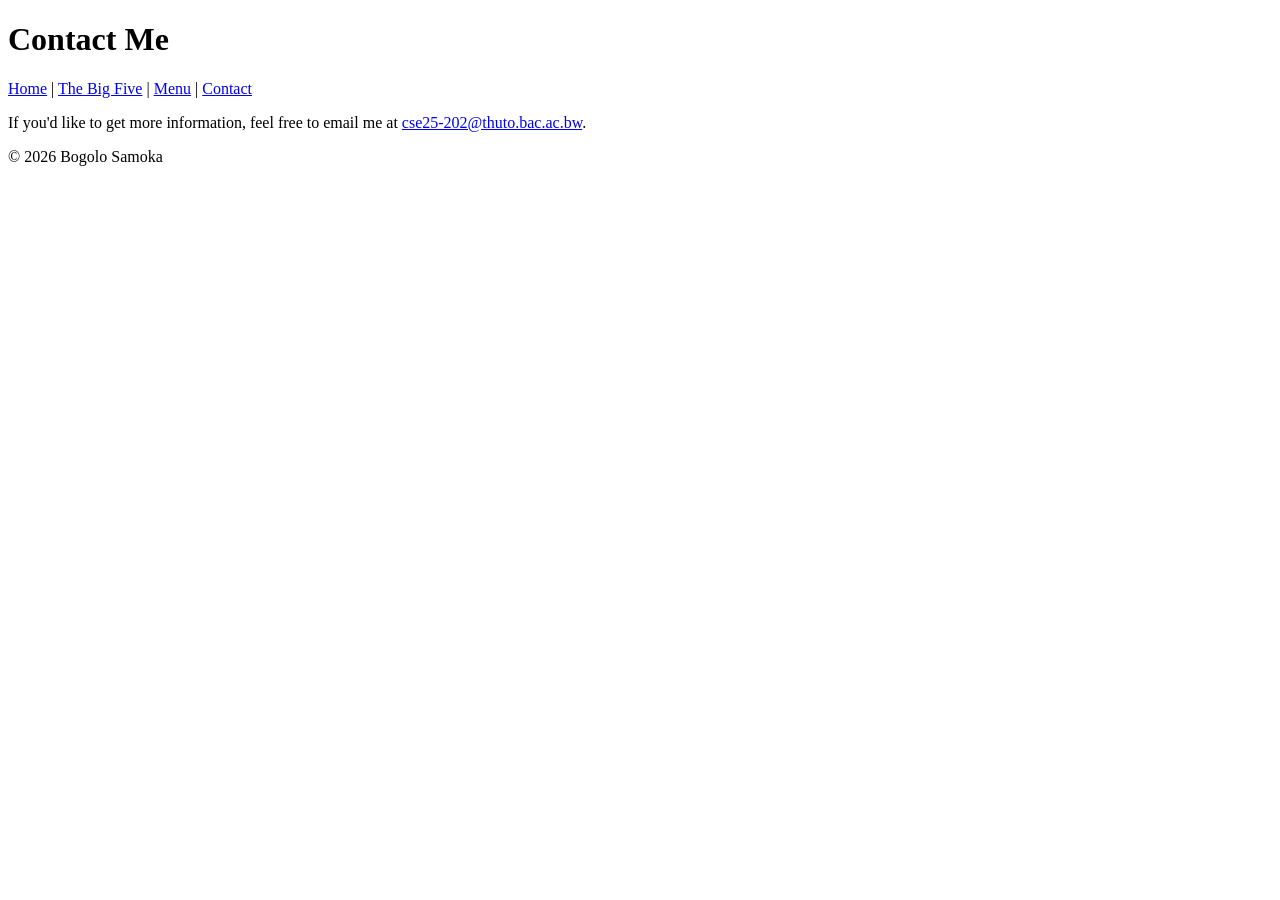
<file: Contact.html>
<!DOCTYPE html> 

<html lang="en"> 

<head> 

    <meta charset="UTF-8"> 

    <meta name="viewport" content="width=device-width, initial-scale=1.0"> 

    <title>Contact Me</title> 

</head> 

<body> 

    <header> 

        <h1>Contact Me</h1> 

        <nav> 

            <a href="index.html">Home</a> | 
            <a href="big-five.html">The Big Five</a> | 
            <a href="menu.html">Menu</a> | 
            <a href="contact.html">Contact</a> 

        </nav> 

    </header> 

 

    <main> 

        <p>If you'd like to get more information, feel free to email me at <a href="mailto:cse25-202@thuto.bac.ac.bw">cse25-202@thuto.bac.ac.bw</a>.</p> 

    </main> 

 

    <footer> 

        <p>&copy; 2026 Bogolo Samoka</p> 

    </footer> 

</body> 

</html>
</file>
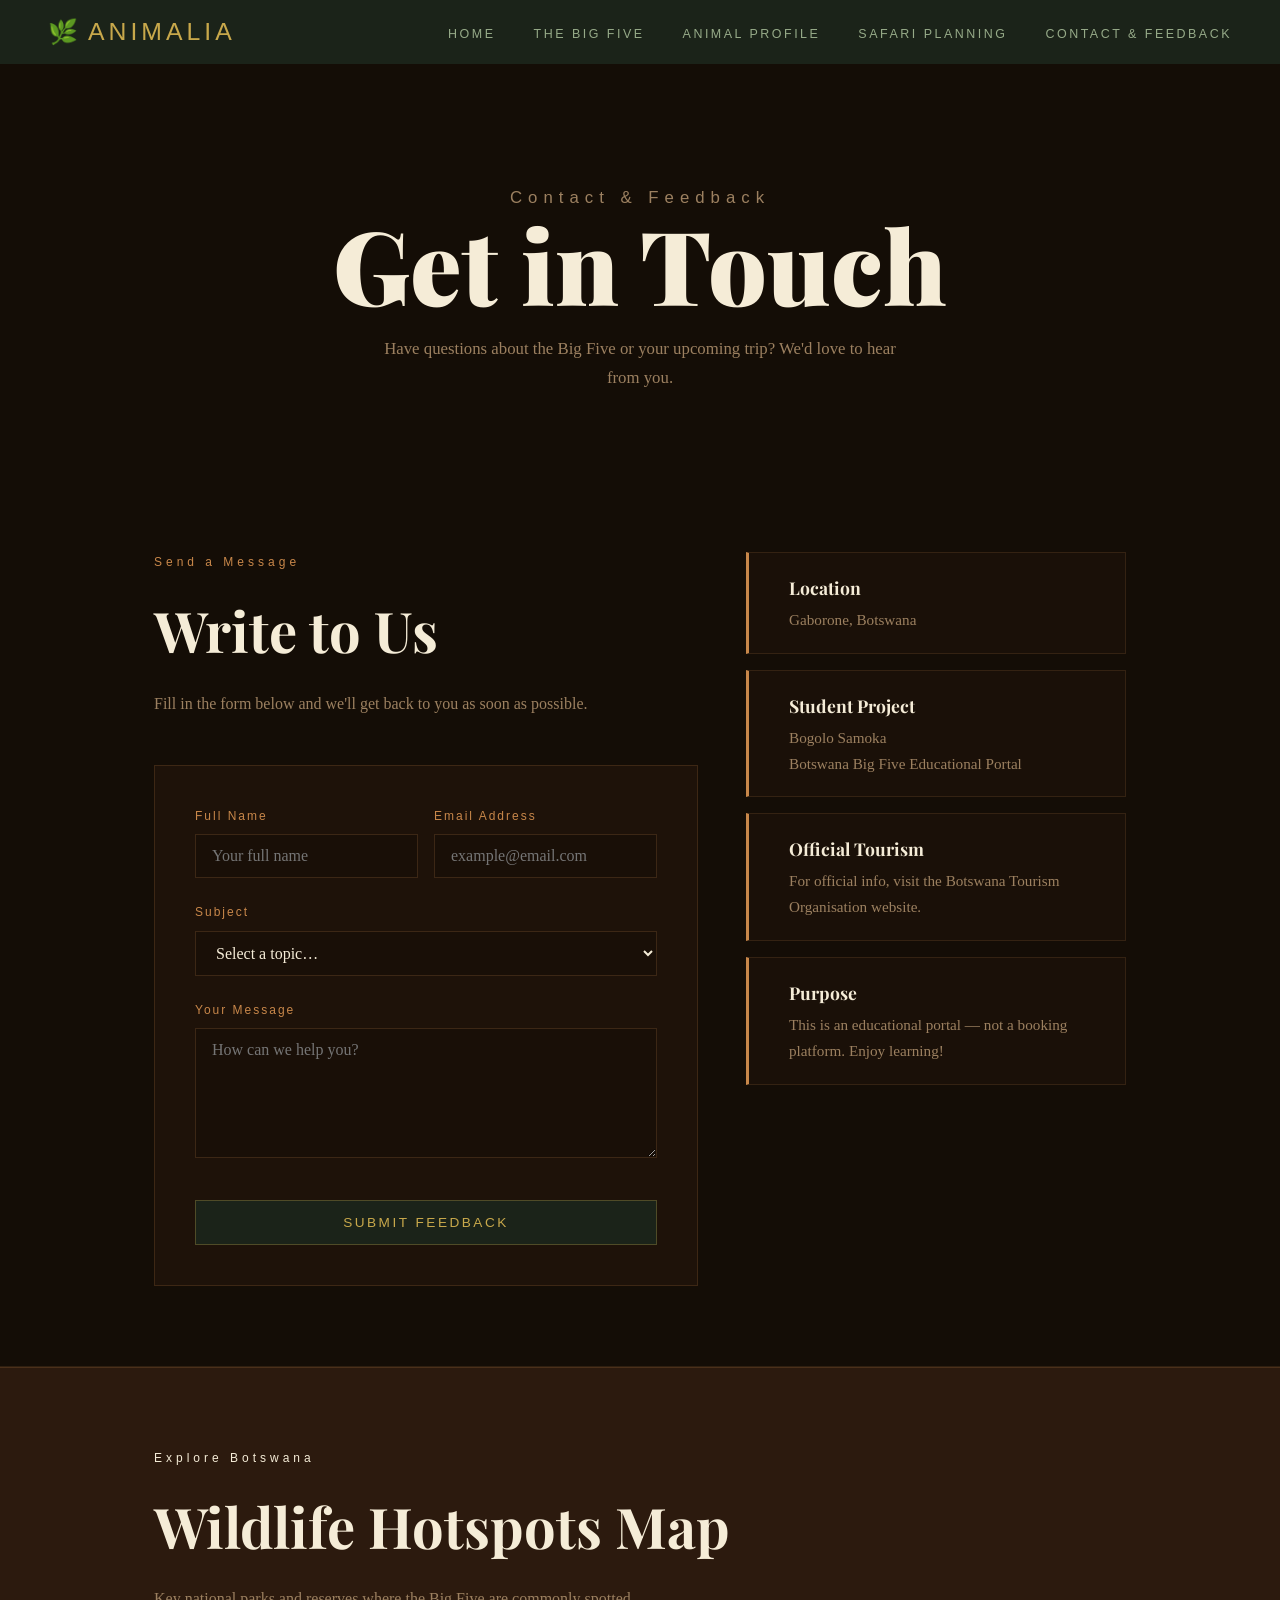
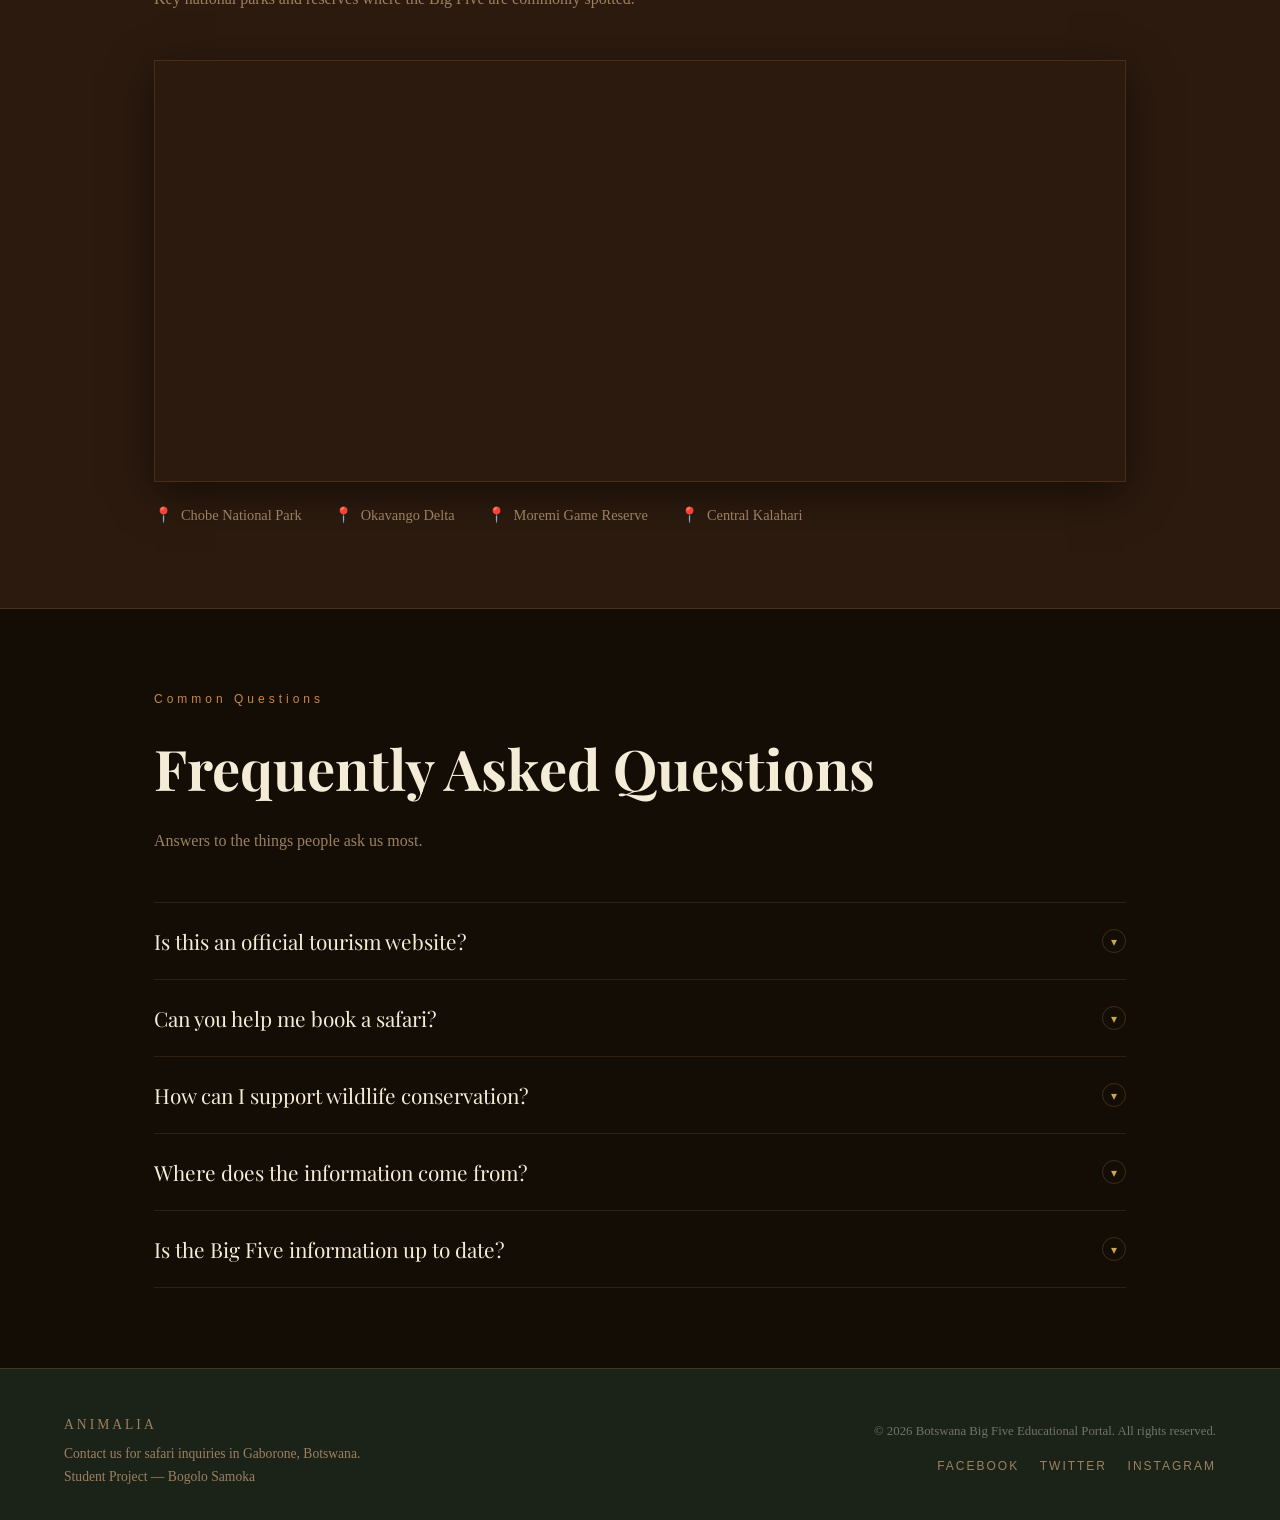
<file: contact.html>
<!DOCTYPE html>
<html lang="en">
<head>
  <meta charset="UTF-8">
  <meta name="viewport" content="width=device-width, initial-scale=1.0">
  <title>Contact & Feedback | Animalia</title>
  <link rel="stylesheet" href="contact.css">
  <link href="https://fonts.googleapis.com/css2?family=Playfair+Display:ital,wght@0,400;0,600;0,700;1,400;1,600&family=Jost:wght@300;400;500;600&display=swap" rel="stylesheet">
  <style>
    
  </style>
</head>
<body>
<!-- ── HEADER ── -->
  <header>
    <div id="brand-area">
      <span class="leaf-icon">🌿</span>
      <h1>Animalia</h1>
    </div>
    <nav id="mainNav">
      <ul>
        <li><a href="index.html">Home</a></li>
        <li><a href="bigfive.html">The Big Five</a></li>
        <li><a href="animalprofile.html">Animal Profile</a></li>
        <li><a href="safari.html">Safari Planning</a></li>
        <li><a href="contact.html">Contact &amp; Feedback</a></li>
      </ul>
    </nav>
  </header>


<!-- ══ PAGE HERO ══ -->
<section class="page-hero">
  <p class="hero-eyebrow">Contact & Feedback</p>
  <h2>Get in Touch</h2>
  <p>Have questions about the Big Five or your upcoming trip? We'd love to hear from you.</p>
</section>

<!-- ══ CONTACT FORM ══ -->
<section id="contact-form-section">
  <article class="section-wrap">
    <section class="contact-layout">

      <!-- Form -->
      <section>
        <p class="section-eyebrow">Send a Message</p>
        <h3 class="section-title">Write to Us</h3>
        <p class="section-subtitle">Fill in the form below and we'll get back to you as soon as possible.</p>

        <div class="form-card">
          <form action="bogolosamoka2007@gmail.com" method="post" id="contactForm">
            <div class="form-row">
              <div class="form-group">
                <label for="name">Full Name</label>
                <input type="text" id="name" name="user_name" required placeholder="Your full name">
              </div>
              <div class="form-group">
                <label for="email">Email Address</label>
                <input type="email" id="email" name="user_email" required placeholder="example@email.com">
              </div>
            </div>

            <section class="form-group">
              <label for="subject">Subject</label>
              <select id="subject" name="subject">
                <option value="" disabled selected>Select a topic…</option>
                <option>Big Five Wildlife Information</option>
                <option>Safari Planning Advice</option>
                <option>Conservation &amp; Ethics</option>
                <option>Website Feedback</option>
                <option>Other</option>
              </select>
            </section>

            <section class="form-group">
              <label for="message">Your Message</label>
              <textarea id="message" name="user_message" rows="5" required placeholder="How can we help you?"></textarea>
            </section>

            <button type="submit" class="submit-btn">Submit Feedback</button>
            <section class="form-success" id="formSuccess">✓ &nbsp; Thank you! Your message has been received.</section>
          </form>
      </section>

      <!-- Info Panel -->
      <aside class="contact-info-panel">
        <article class="info-card">
          <span class="info-icon"></span>
          <aside>
            <h5>Location</h5>
            <p>Gaborone, Botswana</p>
          </aside>
        </article>
        <article class="info-card">
          <span class="info-icon"></span>
          <aside>
            <h5>Student Project</h5>
            <p>Bogolo Samoka<br>Botswana Big Five Educational Portal</p>
          </aside>
        </article>
        <article class="info-card">
          <span class="info-icon"></span>
          <aside>
            <h5>Official Tourism</h5>
            <p>For official info, visit the Botswana Tourism Organisation website.</p>
          </aside>
        </article>
        <article class="info-card">
          <span class="info-icon"></span>
          <aside>
            <h5>Purpose</h5>
            <p>This is an educational portal — not a booking platform. Enjoy learning!</p>
          </aside>
        </article>
      </aside>

    </section>
  </article>
</section>

<hr class="divider">

<!-- ══ MAP ══ -->
<section id="map-section">
  <article class="section-wrap">
    <p class="section-eyebrow" style="color:var(--gold)">Explore Botswana</p>
    <h3 class="section-title">Wildlife Hotspots Map</h3>
    <p class="section-subtitle">Key national parks and reserves where the Big Five are commonly spotted.</p>

    <aside class="map-wrapper">
      <iframe
        src="https://www.google.com/maps/embed?pb=!1m14!1m12!1m3!1d3698764.2!2d24.6849!3d-22.3285!2m3!1f0!2f0!3f0!3m2!1i1024!2i768!4f13.1!5e0!3m2!1sen!2sbw!4v1683000000000!5m2!1sen!2sbw"
        allowfullscreen=""
        loading="lazy"
        referrerpolicy="no-referrer-when-downgrade"
        title="Botswana wildlife map">
      </iframe>
    </aside>

    <aside class="map-legend">
      <span>Chobe National Park</span>
      <span>Okavango Delta</span>
      <span>Moremi Game Reserve</span>
      <span>Central Kalahari</span>
    </aside>
  </article>
</section>

<!-- ══ FAQ ══ -->
<section id="faq">
  <article class="section-wrap">
    <p class="section-eyebrow">Common Questions</p>
    <h3 class="section-title">Frequently Asked Questions</h3>
    <p class="section-subtitle">Answers to the things people ask us most.</p>

    <section class="faq-list">

      <article class="faq-item">
        <button class="faq-question" onclick="toggleFaq(this)">
          Is this an official tourism website?
          <span class="faq-chevron">▾</span>
        </button>
        <aside class="faq-answer">
          No, this is an educational student project designed to provide information about Botswana's Big Five wildlife. For official tourism information, please visit the Botswana Tourism Organisation's website.
        </aside>
      </article>

      <article class="faq-item">
        <button class="faq-question" onclick="toggleFaq(this)">
          Can you help me book a safari?
          <span class="faq-chevron">▾</span>
        </button>
        <aside class="faq-answer">
          This portal provides educational information only. Please contact licensed safari operators in Botswana directly for booking assistance and itinerary planning.
        </aside>
      </article>

      <article class="faq-item">
        <button class="faq-question" onclick="toggleFaq(this)">
          How can I support wildlife conservation?
          <span class="faq-chevron">▾</span>
        </button>
        <aside class="faq-answer">
          Choose ethical safari operators, never purchase wildlife products, respect all viewing guidelines, and consider donating to reputable conservation organisations working in Botswana such as Elephants Without Borders or the Botswana Predator Conservation Trust.
        </aside>
      </article>

      <article class="faq-item">
        <button class="faq-question" onclick="toggleFaq(this)">
          Where does the information come from?
          <span class="faq-chevron">▾</span>
        </button>
        <aside class="faq-answer">
          Information is compiled from wildlife research publications, conservation organisations, and educational resources about African wildlife and Botswana's ecosystems.
        </aside>
      </article>

      <article class="faq-item">
        <button class="faq-question" onclick="toggleFaq(this)">
          Is the Big Five information up to date?
          <span class="faq-chevron">▾</span>
        </button>
        <aside class="faq-answer">
          We strive to keep content current, but population figures and conservation statuses change. Always consult the IUCN Red List and official conservation bodies for the most current data.
        </aside>
      </article>

    </section>
  </article>
</section>

<!-- FOOTER -->
<footer>
  <aside class="footer-left">
    <p class="footer-brand">Animalia</p>
    <p>Contact us for safari inquiries in Gaborone, Botswana.<br>Student Project — Bogolo Samoka</p>
  </aside>
  <aside class="footer-right">
    <p>&copy; 2026 Botswana Big Five Educational Portal. All rights reserved.</p>
    <nav id="social-links">
      <a href="#">Facebook</a>
      <a href="#">Twitter</a>
      <a href="#">Instagram</a>
    </nav>
  </aside>
</footer>

<script>
  // FAQ accordion
  function toggleFaq(btn) {
    const answer = btn.nextElementSibling;
    const isOpen = btn.classList.contains('open');
    // Close all
    document.querySelectorAll('.faq-question').forEach(b => b.classList.remove('open'));
    document.querySelectorAll('.faq-answer').forEach(a => a.classList.remove('open'));
    // Open clicked if it was closed
    if (!isOpen) {
      btn.classList.add('open');
      answer.classList.add('open');
    }
  }

  // Form success feedback
  document.getElementById('contactForm').addEventListener('submit', function(e) {
    e.preventDefault();
    document.getElementById('formSuccess').style.display = 'block';
    this.reset();
  });
</script>

</body>
</html>
</file>
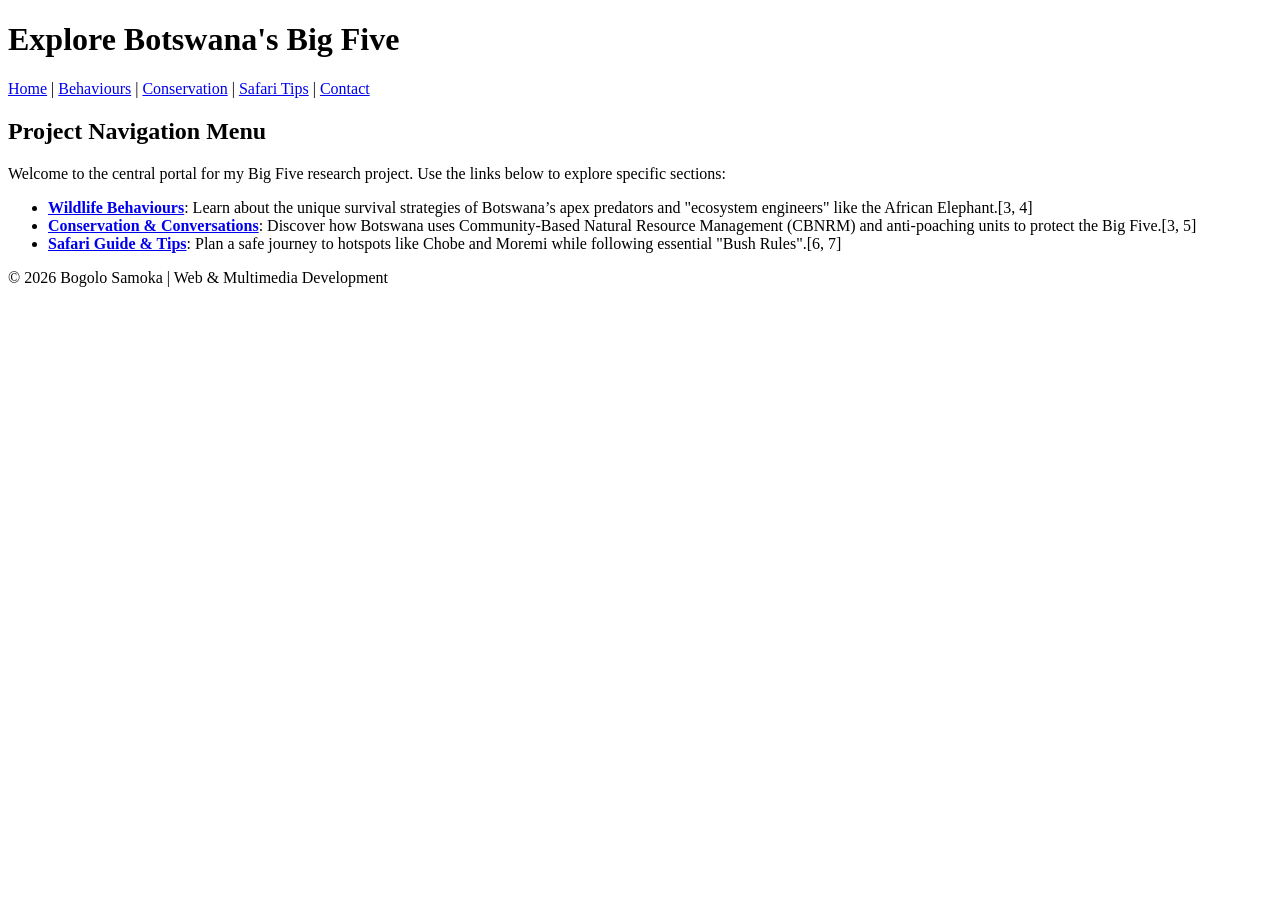
<file: Menu.html>
<!DOCTYPE html> 
<html lang="en"> 
<head> 
    <meta charset="UTF-8"> 
    <meta name="viewport" content="width=device-width, initial-scale=1.0"> 
    <title>Wildlife Exploration Menu</title> 
</head> 
<body> 
    <header> 
        <h1>Explore Botswana's Big Five</h1> 
        <nav> 
            <a href="index.html">Home</a> | 
            <a href="behaviours.html">Behaviours</a> | 
            <a href="conservation.html">Conservation</a> | 
            <a href="safari-tips.html">Safari Tips</a> |
            <a href="contact.html">Contact</a> 
        </nav> 
    </header> 

    <main> 
        <h2>Project Navigation Menu</h2>
        <p>Welcome to the central portal for my Big Five research project. Use the links below to explore specific sections:</p>
        
        <ul>
            <li>
                <a href="behaviours.html"><strong>Wildlife Behaviours</strong></a>: 
                Learn about the unique survival strategies of Botswana’s apex predators and "ecosystem engineers" like the African Elephant.[3, 4]
                
            </li>
            <li>
                <a href="conservation.html"><strong>Conservation & Conversations</strong></a>: 
                Discover how Botswana uses Community-Based Natural Resource Management (CBNRM) and anti-poaching units to protect the Big Five.[3, 5]
            </li>
            <li>
                <a href="safari.html"><strong>Safari Guide & Tips</strong></a>: 
                Plan a safe journey to hotspots like Chobe and Moremi while following essential "Bush Rules".[6, 7]
            </li>
        </ul>
    </main> 

    <footer> 
        <p>&copy; 2026 Bogolo Samoka | Web & Multimedia Development </p> 
    </footer> 
</body> 
</html>
</file>
<file: contact.css>
/* ==========================================================================
   1. GLOBAL RESET
   ========================================================================== */

*,
*::before,
*::after {
  box-sizing: border-box;
  margin: 0;
  padding: 0;
}

html {
  scroll-behavior: smooth;
}

body {
  background-color: #140D06;
  color: #F5ECD7;
  font-family: 'Cormorant Garamond', Georgia, serif;
  font-size: 18px;
  line-height: 1.7;
  overflow-x: hidden;
}

/* Global Font Type Enforcements */
#brand-area h1,
nav a,
.hero-eyebrow,
.section-eyebrow,
.form-group label,
.submit-btn,
#social-links a {
  font-family: 'Bebas Neue', sans-serif;
}

.page-hero h2,
.section-title,
.info-card h5,
.faq-question {
  font-family: 'Playfair Display', serif;
}

/* ==========================================================================
   2. HEADER & NAVIGATION
   ========================================================================== */

header {
  position: sticky;
  top: 0;
  z-index: 200;
  background: #1b2319;
  display: flex;
  align-items: center;
  justify-content: space-between;
  padding: 0 48px;
  height: 64px;
}

#brand-area {
  display: flex;
  align-items: center;
  gap: 10px;
  text-decoration: none;
}

#brand-area span {
  color:  #c8a84b;
  font-size: 1.5rem;
  line-height: 1;
}

#brand-area h1 {
  font-size: 1.55rem;
  font-weight: 400;
  color:  #c8a84b;
  letter-spacing: 4px;
  text-transform: uppercase;
}

nav ul {
  list-style: none;
  display: flex;
  gap: 38px;
  align-items: center;
}

nav a {
  font-size: 0.78rem;
  letter-spacing: 2.5px;
  color:  #96aa88;
  text-decoration: none;
  transition: color 0.25s;
  position: relative;
  padding: 4px 0;
  text-transform: uppercase;
}

nav a:hover,
nav a.active {
  color:  #c8a84b;
}

nav a.active::after {
  content: '';
  position: absolute;
  bottom: -4px;
  left: 0;
  right: 0;
  height: 2px;
  background: #c8a84b;
  border-radius: 1px;
}

/* ==========================================================================
   3. PAGE HERO
   ========================================================================== */

.page-hero {
  position: relative;
  text-align: center;
  padding: 120px 5vw 80px;
  background:
    linear-gradient(to bottom, rgba(20, 13, 6, 0.4) 0%, rgba(20, 13, 6, 0.85) 100%),
    radial-gradient(ellipse at 60% 40%, #7A4E2D; 0%, #2C1A0E; 60%, #140D06; 100__);
  background-image:
    linear-gradient(to bottom, rgba(20, 13, 6, 0.55) 0%, rgba(20, 13, 6, 0.88) 100%),
    url('https://machabasafaris.com/application/files/5416/9519/3897/machaba-web-experience-wildlife-game-drive-lion.jpg?fID=6717&d=0&s=w1200');
  background-size: cover;
  background-position: center;
  background-repeat: no-repeat;
  overflow: hidden;
}

.page-hero::before {
  content: '';
  position: absolute;
  inset: 0;
  background-image:
    radial-gradient(circle at 20% 80%, rgba(200, 135, 74, 0.08) 0%, transparent 50%),
    radial-gradient(circle at 80% 20%, rgba(212, 96, 26, 0.06) 0%, transparent 50__);
  pointer-events: none;
}

.hero-eyebrow {
  letter-spacing: 6px;
  font-size: 0.8rem;
  color:  #C8874A;
  margin-bottom: 16px;
  display: block;
}

.page-hero h2 {
  font-size: clamp(3rem, 8vw, 6.5rem);
  font-weight: 900;
  line-height: 1;
  color: #F5ECD7;
  margin-bottom: 20px;
}

.page-hero p {
  font-size: 1.05rem;
  color: #9C8060;
  max-width: 520px;
  margin: 0 auto;
  font-weight: 300;
}

/* ==========================================================================
   4. LAYOUT STRUCTURAL WRAPPERS
   ========================================================================== */

.section-wrap {
  max-width: 1100px;
  margin: 0 auto;
  padding: 0 5vw;
}

.section-eyebrow {
  font-size: 0.75rem;
  letter-spacing: 4px;
  color:  #C8874A;
  margin-bottom: 10px;
}

.section-title {
  font-size: clamp(2rem, 5vw, 3.5rem);
  font-weight: 700;
  color: #F5ECD7;
  margin-bottom: 12px;
}

.section-subtitle {
  color: #9C8060;
  font-size: 1rem;
  font-weight: 300;
  margin-bottom: 48px;
}

.divider {
  border: none;
  border-top: 1px solid rgba(200, 135, 74, 0.15);
  margin: 0;
}

/* ==========================================================================
   5. CONTACT FORM + INFO ROW
   ========================================================================== */

#contact-form-section {
  padding: 80px 0;
}

.contact-layout {
  display: grid;
  grid-template-columns: 1fr 380px;
  gap: 48px;
  align-items: start;
}

/* Form Styling */
.form-card {
  background: rgba(44, 26, 14, 0.45);
  border: 1px solid rgba(200, 135, 74, 0.18);
  padding: 40px;
}

.form-group {
  margin-bottom: 24px;
}

.form-group label {
  display: block;
  font-size: 0.75rem;
  letter-spacing: 2px;
  color:  #C8874A;
  margin-bottom: 8px;
}

.form-group input,
.form-group textarea,
.form-group select {
  width: 100%;
  padding: 12px 16px;
  font-family: 'Cormorant Garamond', Georgia, serif;
  font-size: 1rem;
  color: #F5ECD7;
  background: rgba(20, 13, 6, 0.5);
  border: 1px solid rgba(200, 135, 74, 0.2);
  border-radius: 0;
  transition: all 0.25s;
  outline: none;
}

.form-group input:focus,
.form-group textarea:focus,
.form-group select:focus {
  border-color: #c8a84b;
  background: rgba(44, 26, 14, 0.8);
}

.form-group textarea {
  resize: vertical;
  min-height: 130px;
}

.form-row {
  display: grid;
  grid-template-columns: 1fr 1fr;
  gap: 16px;
}

.submit-btn {
  width: 100%;
  padding: 14px 32px;
  background: #1b2319;
  color:  #c8a84b;
  border: 1px solid rgba(200, 168, 75, 0.3);
  font-size: 0.85rem;
  letter-spacing: 2.5px;
  text-transform: uppercase;
  cursor: pointer;
  transition: all 0.25s;
  margin-top: 8px;
}

.submit-btn:hover {
  background: #7A4E2D;
  color: #F5ECD7;
  border-color: #7A4E2D;
}

/* Contact Sidebar Cards */
.contact-info-panel {
  display: flex;
  flex-direction: column;
  gap: 16px;
}

.info-card {
  background: rgba(44, 26, 14, 0.25);
  border: 1px solid rgba(200, 135, 74, 0.15);
  padding: 20px 24px;
  display: flex;
  align-items: flex-start;
  gap: 16px;
  border-left: 3px solid  #C8874A;
}

.info-icon {
  font-size: 1.4rem;
  flex-shrink: 0;
  color: #c8a84b;
}

.info-card h5 {
  font-size: 1.1rem;
  color: #F5ECD7;
  margin-bottom: 4px;
}

.info-card p {
  font-size: 0.95rem;
  color: #9C8060;
  font-weight: 300;
}

/* Success panel message alert */
.form-success {
  display: none;
  background: rgba(27, 35, 25, 0.6);
  border: 1px solid rgba(150, 170, 136, 0.4);
  padding: 16px;
  color:  #96aa88;
  font-size: 0.95rem;
  margin-top: 16px;
  text-align: center;
}

/* ==========================================================================
   6. INTERACTIVE EM-BEDDED MAPS
   ========================================================================== */

#map-section {
  background: #2C1A0E;
  border-top: 1px solid rgba(200, 135, 74, 0.2);
  border-bottom: 1px solid rgba(200, 135, 74, 0.2);
  padding: 80px 0;
}

#map-section .section-title { color: #F5ECD7; }
#map-section .section-subtitle { color: #9C8060; }

.map-wrapper {
  overflow: hidden;
  border: 1px solid rgba(200, 135, 74, 0.18);
  box-shadow: 0 12px 40px rgba(0, 0, 0, 0.5);
}

.map-wrapper iframe {
  display: block;
  width: 100%;
  height: 420px;
  border: none;
  filter: sepia(30%) hue-rotate(340deg) brightness(0.8) contrast(1.1);
}

.map-legend {
  display: flex;
  gap: 32px;
  flex-wrap: wrap;
  margin-top: 20px;
}

.map-legend span {
  font-size: 0.9rem;
  color: #9C8060;
  display: flex;
  align-items: center;
  gap: 8px;
}

.map-legend span::before {
  content: '📍';
  font-size: 0.95rem;
}

/* ==========================================================================
   7. ACCORDION FAQ SYSTEM
   ========================================================================== */

#faq {
  padding: 80px 0;
  background-image:
    linear-gradient(to bottom, rgba(20, 13, 6, 0.86) 0%, rgba(20, 13, 6, 0.82) 100%),
    url('https://www.wildlifephotographyafrica.com/wp-content/uploads/2018/12/the-elephant-in-the-room-840x560.jpg');
  background-size: cover;
  background-position: center;
  background-repeat: no-repeat;
}

.faq-list {
  display: flex;
  flex-direction: column;
  gap: 0;
}

.faq-item {
  border-bottom: 1px solid rgba(200, 135, 74, 0.15);
}

.faq-item:first-child {
  border-top: 1px solid rgba(200, 135, 74, 0.15);
}

.faq-question {
  width: 100%;
  background: none;
  border: none;
  text-align: left;
  padding: 24px 0;
  font-size: 1.3rem;
  font-weight: 400;
  color:  #F5ECD7;
  cursor: pointer;
  display: flex;
  justify-content: space-between;
  align-items: center;
  gap: 16px;
  transition: color 0.25s;
}

.faq-question:hover,
.faq-question.open {
  color:  #c8a84b;
}

.faq-chevron {
  width: 24px;
  height: 24px;
  border: 1px solid rgba(200, 135, 74, 0.25);
  border-radius: 50%;
  display: flex;
  align-items: center;
  justify-content: center;
  font-size: 0.75rem;
  color:  #c8a84b;
  flex-shrink: 0;
  transition: all 0.25s;
}

.faq-question.open .faq-chevron {
  transform: rotate(180deg);
  background: #7A4E2D;
  border-color: #7A4E2D;
  color: #F5ECD7;
}

.faq-answer {
  display: none;
  padding: 0 0 24px;
  font-size: 1rem;
  color: rgba(245, 236, 215, 0.8);
  font-weight: 300;
  max-width: 800px;
  line-height: 1.8;
}

.faq-answer.open {
  display: block;
}

/* ==========================================================================
   8. FOOTER
   ========================================================================== */

footer {
  background: #1b2319;
  border-top: 1px solid rgba(200, 135, 74, 0.2);
  padding: 44px 5vw 32px;
  display: flex;
  align-items: center;
  justify-content: space-between;
  flex-wrap: wrap;
  gap: 16px;
}

.footer-brand {
  font-size: 1.3rem;
  color: #c8a84b;
  letter-spacing: 3px;
  text-transform: uppercase;
  margin-bottom: 6px;
}

.footer-left p {
  font-size: 0.85rem;
  color: #9C8060;
}

.footer-right {
  text-align: right;
}

.footer-right p {
  font-size: 0.8rem;
  color: rgba(245, 236, 215, 0.4);
  margin-bottom: 6px;
}

#social-links a {
  color: #9C8060;
  text-decoration: none;
  font-size: 0.75rem;
  letter-spacing: 2px;
  text-transform: uppercase;
  margin-left: 16px;
  transition: color 0.3s;
}

#social-links a:hover {
  color:  #c8a84b;
}


/* ==========================================================================
   9. MEDIA INTERVENTIONS (RESPONSIVENESS)
   ========================================================================== */

@media (max-width: 860px) {
  .contact-layout {
    grid-template-columns: 1fr;
    gap: 36px;
  }
  
  .contact-info-panel {
    flex-direction: row;
    flex-wrap: wrap;
  }
  
  .info-card {
    flex: 1 1 220px;
  }
}

@media (max-width: 640px) {
  header {
    padding: 0 20px;
    flex-direction: column;
    height: auto;
    padding: 16px 20px;
    gap: 12px;
  }

  nav ul {
    gap: 14px;
    flex-wrap: wrap;
    justify-content: center;
  }

  .section-wrap {
    padding: 0 20px;
  }

  .form-row {
    grid-template-columns: 1fr;
  }

  footer {
    flex-direction: column;
    padding: 32px 24px;
    text-align: center;
  }

  .footer-right {
    text-align: center;
  }

  #social-links a {
    margin: 0 8px;
  }
}
</file>
